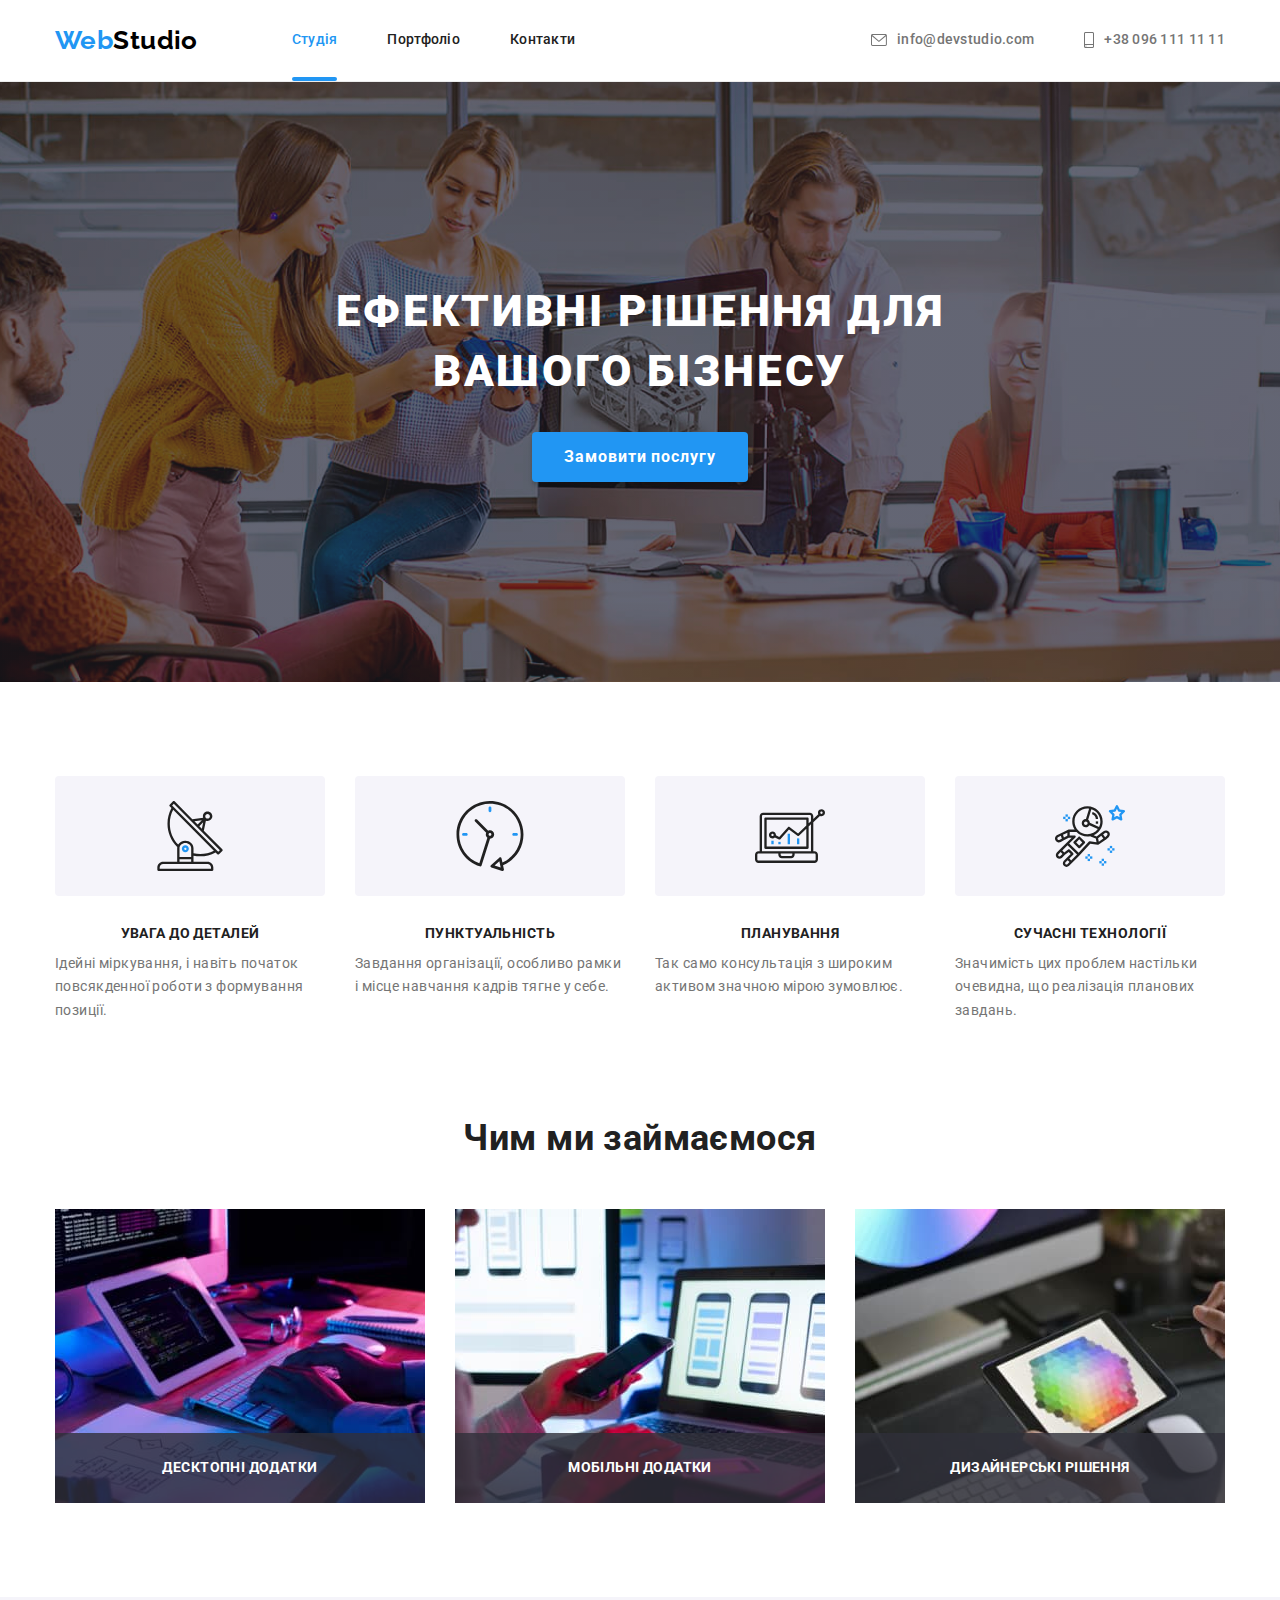
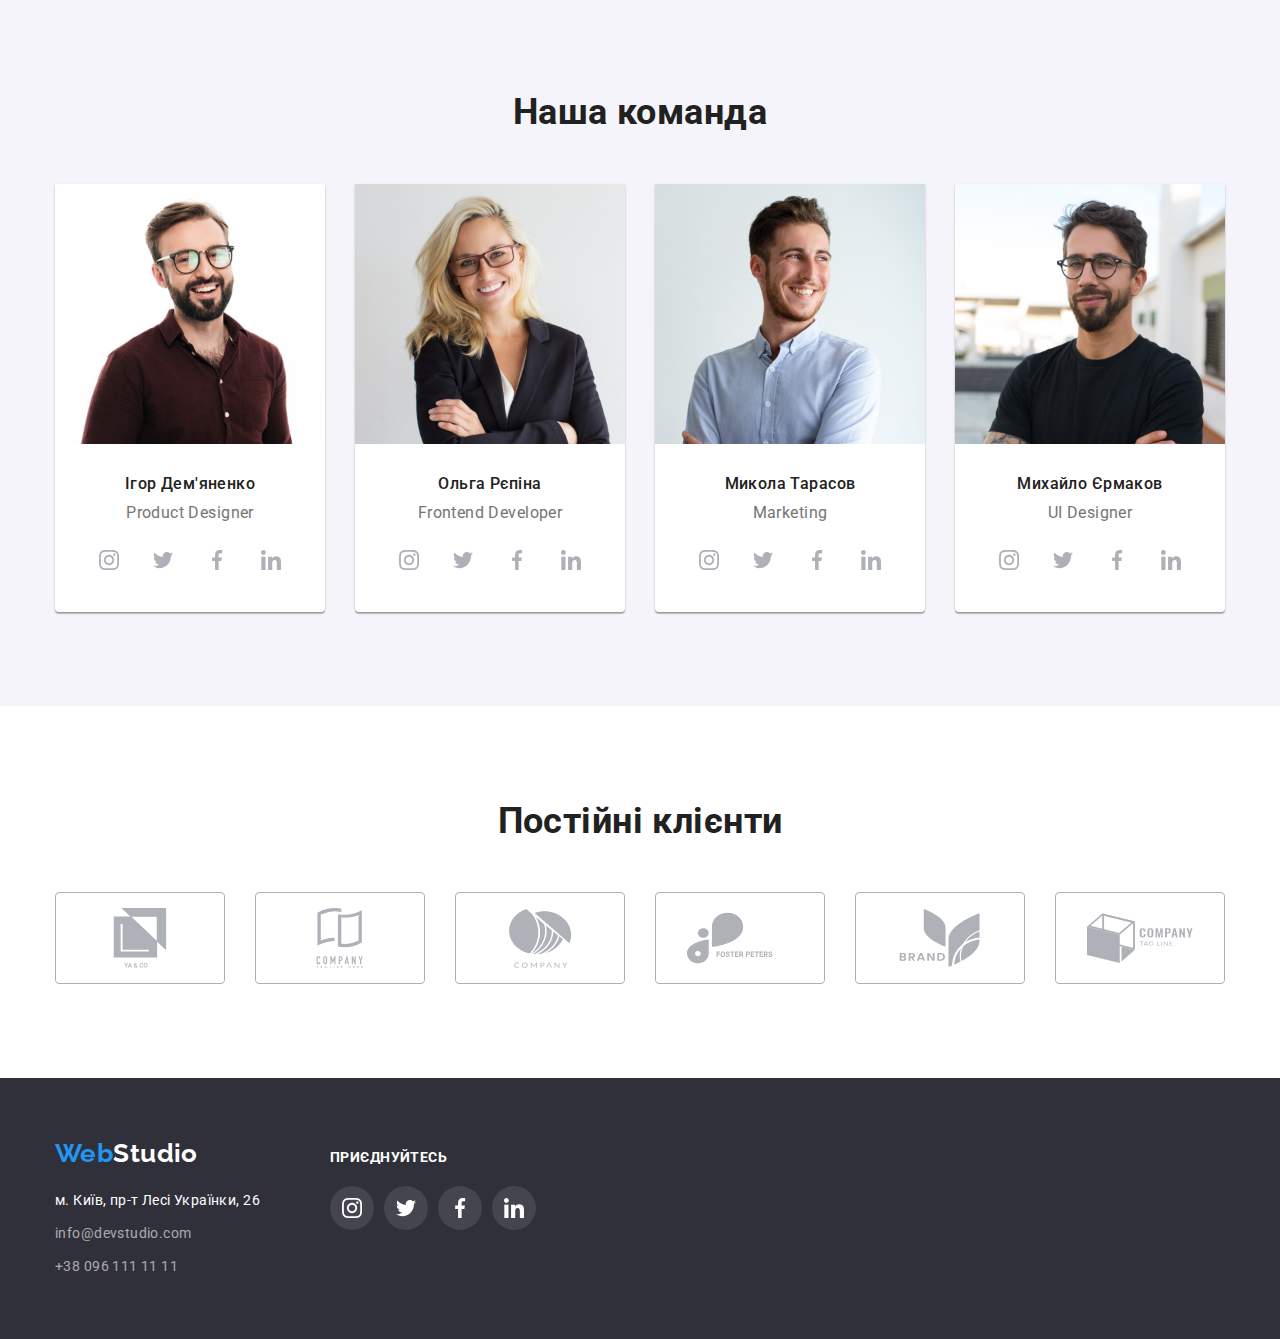
<file: index.html>
<!DOCTYPE html>
<html lang="uk">
  <head>
    <meta charset="UTF-8" />
    <meta http-equiv="X-UA-Compatible" content="IE=edge" />
    <meta name="viewport" content="width=device-width, initial-scale=1.0" />
    <title>WebStudio</title>
    <link
      href="https://fonts.googleapis.com/css2?family=Raleway:wght@700&family=Roboto:wght@400;500;700;900&display=swap"
      rel="stylesheet"
    />
    <link
      rel="stylesheet"
      href="https://cdnjs.cloudflare.com/ajax/libs/modern-normalize/1.1.0/modern-normalize.css"
      integrity="sha512-Y0MM+V6ymRKN2zStTqzQ227DWhhp4Mzdo6gnlRnuaNCbc+YN/ZH0sBCLTM4M0oSy9c9VKiCvd4Jk44aCLrNS5Q=="
      crossorigin="anonymous"
      referrerpolicy="no-referrer"
    />
    <link rel="stylesheet" href="./styles/styles.css" />
  </head>
  <body>
    <!-- Site-header -->

    <header class="top">
      <div class="container">
        <nav class="nav">
          <a class="logo link" href="./index.html"
            >Web<span class="top-logo-studio">Studio</span></a
          >
          <ul class="nav-list list">
            <li class="nav-list-item">
              <a class="nav-link link current" href="./index.html">Студія</a>
            </li>
            <li class="nav-list-item">
              <a class="nav-link link" href="./portfolio.html">Портфоліо</a>
            </li>
            <li class="nav-list-item">
              <a class="nav-link link" href="">Контакти</a>
            </li>
          </ul>
        </nav>
        <ul class="contact-list list">
          <li class="contact-list-item">
            <a class="contact-link link" href="mailto:info@devstudi.com">
              <svg class="icon-envelope" width="16px" height="12px">
                <use href="./images/sprite.svg#icon-envelope"></use>
              </svg>
              info@devstudio.com</a
            >
          </li>
          <li class="contact-list-item">
            <a class="contact-link link" href="tel:80961111111">
              <svg class="icon-smartphone" width="10px" height="16px">
                <use href="./images/sprite.svg#icon-smartphone"></use>
              </svg>
              +38 096 111 11 11</a
            >
          </li>
        </ul>
      </div>
    </header>

    <main>
      <!-- hero -->

      <section class="hero section">
        <div class="container">
          <h1 class="hero-title">Ефективні рішення для вашого бізнесу</h1>
          <button class="hero-button-modal" data-modal-open>
            Замовити послугу
          </button>
        </div>
      </section>

      <!-- Features -->

      <section class="features section">
        <div class="container">
          <h2 class="visually-hidden">Наші переваги</h2>
          <ul class="features-list list">
            <li class="features-list-item">
              <div class="icon-thumb">
                <svg class="features-icon" width="70px" height="70px">
                  <use href="./images/sprite.svg#icon-antenna"></use>
                </svg>
              </div>

              <h3 class="features-title">Увага до деталей</h3>
              <p class="features-text">
                Ідейні міркування, і навіть початок повсякденної роботи з
                формування позиції.
              </p>
            </li>
            <li class="features-list-item">
              <div class="icon-thumb">
                <svg class="features-icon" width="70px" height="70px">
                  <use href="./images/sprite.svg#icon-clock"></use>
                </svg>
              </div>
              <h3 class="features-title">Пунктуальність</h3>
              <p class="features-text">
                Завдання організації, особливо рамки і місце навчання кадрів
                тягне у себе.
              </p>
            </li>
            <li class="features-list-item">
              <div class="icon-thumb">
                <svg class="features-icon" width="70px" height="70px">
                  <use href="./images/sprite.svg#icon-diagram"></use>
                </svg>
              </div>
              <h3 class="features-title">Планування</h3>
              <p class="features-text">
                Так само консультація з широким активом значною мірою зумовлює.
              </p>
            </li>
            <li class="features-list-item">
              <div class="icon-thumb">
                <svg class="features-icon" width="70px" height="70px">
                  <use href="./images/sprite.svg#icon-astronaut"></use>
                </svg>
              </div>
              <h3 class="features-title">Сучасні технології</h3>
              <p class="features-text">
                Значимість цих проблем настільки очевидна, що реалізація
                планових завдань.
              </p>
            </li>
          </ul>
        </div>
      </section>

      <!-- What are we doing -->

      <section class="work section">
        <div class="container">
          <h2 class="section-title">Чим ми займаємося</h2>
          <ul class="work-list list">
            <li class="work-list-item">
              <div class="picture-work-thumb">
                <img
                  class="picture"
                  src="./images/box1.jpg"
                  alt="Розробка сайтів"
                  width="370"
                  height="294"
                />
                <h2 class="work-text">Десктопні додатки</h2>
              </div>
            </li>
            <li class="work-list-item">
              <div class="picture-work-thumb">
                <img
                  class="picture"
                  src="./images/box2.jpg"
                  alt="Створення мобільних версій сайтів"
                  width="370"
                  height="294"
                />
                <h2 class="work-text">Мобільні додатки</h2>
              </div>
            </li>
            <li class="work-list-item">
              <div class="picture-work-thumb">
                <img
                  class="picture"
                  src="./images/box3.jpg"
                  alt="Розробка дизайну"
                  width="370"
                  height="294"
                />
                <h2 class="work-text">Дизайнерські рішення</h2>
              </div>
            </li>
          </ul>
        </div>
      </section>

      <!-- our team -->

      <section class="team section">
        <div class="container">
          <h2 class="section-title">Наша команда</h2>
          <ul class="team-list list">
            <li class="team-list-item">
              <img
                class="picture"
                src="./images/img8.jpg"
                alt="Ігор Дем'яненко"
                width="270"
                height="260"
              />
              <div class="card-description">
                <h3 class="team-title">Ігор Дем'яненко</h3>
                <p class="team-text">Product Designer</p>
                <ul class="social-links-list list">
                  <li class="social-list-item">
                    <a href="#" class="social-link link">
                      <svg class="social-icon" width="20px" height="20px">
                        <use href="./images/sprite.svg#icon-instagram"></use>
                      </svg>
                    </a>
                  </li>
                  <li class="social-list-item">
                    <a href="" class="social-link link">
                      <svg class="social-icon" width="20px" height="20px">
                        <use href="./images/sprite.svg#icon-twitter"></use>
                      </svg>
                    </a>
                  </li>
                  <li class="social-list-item">
                    <a href="" class="social-link link">
                      <svg class="social-icon" width="20px" height="20px">
                        <use href="./images/sprite.svg#icon-f"></use>
                      </svg>
                    </a>
                  </li>
                  <li class="social-list-item">
                    <a href="" class="social-link link">
                      <svg class="social-icon" width="20px" height="20px">
                        <use href="./images/sprite.svg#icon-linkedin"></use>
                      </svg>
                    </a>
                  </li>
                </ul>
              </div>
            </li>
            <li class="team-list-item">
              <img
                class="picture"
                src="./images/img9.jpg"
                alt="Ольга Рєпіна"
                width="270"
                height="260"
              />
              <div class="card-description">
                <h3 class="team-title">Ольга Рєпіна</h3>
                <p class="team-text">Frontend Developer</p>
                <ul class="social-links-list list">
                  <li class="social-list-item">
                    <a href="#" class="social-link link">
                      <svg class="social-icon" width="20px" height="20px">
                        <use href="./images/sprite.svg#icon-instagram"></use>
                      </svg>
                    </a>
                  </li>
                  <li class="social-list-item">
                    <a href="" class="social-link link">
                      <svg class="social-icon" width="20px" height="20px">
                        <use href="./images/sprite.svg#icon-twitter"></use>
                      </svg>
                    </a>
                  </li>
                  <li class="social-list-item">
                    <a href="" class="social-link link">
                      <svg class="social-icon" width="20px" height="20px">
                        <use href="./images/sprite.svg#icon-f"></use>
                      </svg>
                    </a>
                  </li>
                  <li class="social-list-item">
                    <a href="" class="social-link link">
                      <svg class="social-icon" width="20px" height="20px">
                        <use href="./images/sprite.svg#icon-linkedin"></use>
                      </svg>
                    </a>
                  </li>
                </ul>
              </div>
            </li>
            <li class="team-list-item">
              <img
                class="picture"
                src="./images/img10.jpg"
                alt="Микола Тарасов"
                width="270"
                height="260"
              />
              <div class="card-description">
                <h3 class="team-title">Микола Тарасов</h3>
                <p class="team-text">Marketing</p>
                <ul class="social-links-list list">
                  <li class="social-list-item">
                    <a href="#" class="social-link link">
                      <svg class="social-icon" width="20px" height="20px">
                        <use href="./images/sprite.svg#icon-instagram"></use>
                      </svg>
                    </a>
                  </li>
                  <li class="social-list-item">
                    <a href="" class="social-link link">
                      <svg class="social-icon" width="20px" height="20px">
                        <use href="./images/sprite.svg#icon-twitter"></use>
                      </svg>
                    </a>
                  </li>
                  <li class="social-list-item">
                    <a href="" class="social-link link">
                      <svg class="social-icon" width="20px" height="20px">
                        <use href="./images/sprite.svg#icon-f"></use>
                      </svg>
                    </a>
                  </li>
                  <li class="social-list-item">
                    <a href="" class="social-link link">
                      <svg class="social-icon" width="20px" height="20px">
                        <use href="./images/sprite.svg#icon-linkedin"></use>
                      </svg>
                    </a>
                  </li>
                </ul>
              </div>
            </li>
            <li class="team-list-item">
              <img
                class="picture"
                src="./images/img11.jpg"
                alt="Михайло Єрмаков"
                width="270"
                height="260"
              />
              <div class="card-description">
                <h3 class="team-title">Михайло Єрмаков</h3>
                <p class="team-text">UI Designer</p>
                <ul class="social-links-list list">
                  <li class="social-list-item">
                    <a href="#" class="social-link link">
                      <svg class="social-icon" width="20px" height="20px">
                        <use href="./images/sprite.svg#icon-instagram"></use>
                      </svg>
                    </a>
                  </li>
                  <li class="social-list-item">
                    <a href="" class="social-link link">
                      <svg class="social-icon" width="20px" height="20px">
                        <use href="./images/sprite.svg#icon-twitter"></use>
                      </svg>
                    </a>
                  </li>
                  <li class="social-list-item">
                    <a href="" class="social-link link">
                      <svg class="social-icon" width="20px" height="20px">
                        <use href="./images/sprite.svg#icon-f"></use>
                      </svg>
                    </a>
                  </li>
                  <li class="social-list-item">
                    <a href="" class="social-link link">
                      <svg class="social-icon" width="20px" height="20px">
                        <use href="./images/sprite.svg#icon-linkedin"></use>
                      </svg>
                    </a>
                  </li>
                </ul>
              </div>
            </li>
          </ul>
        </div>
      </section>
      <!-- Clients -->

      <section class="clients section">
        <div class="container">
          <h2 class="clients-title">Постійні клієнти</h2>
          <ul class="clients-list list">
            <li class="client-list-item">
              <a href="" class="client-link link">
                <svg class="client-icon" width="106px" height="60px">
                  <use href="./images/sprite.svg#icon-group1"></use>
                </svg>
              </a>
            </li>
            <li class="client-list-item">
              <a href="" class="client-link link">
                <svg class="client-icon" width="106px" height="60px">
                  <use href="./images/sprite.svg#icon-group2"></use>
                </svg>
              </a>
            </li>
            <li class="client-list-item">
              <a href="" class="client-link link">
                <svg class="client-icon" width="106px" height="60px">
                  <use href="./images/sprite.svg#icon-group3"></use>
                </svg>
              </a>
            </li>
            <li class="client-list-item">
              <a href="" class="client-link link">
                <svg class="client-icon" width="106px" height="60px">
                  <use href="./images/sprite.svg#icon-group4"></use>
                </svg>
              </a>
            </li>
            <li class="client-list-item">
              <a href="" class="client-link link">
                <svg class="client-icon" width="106px" height="60px">
                  <use href="./images/sprite.svg#icon-group5"></use>
                </svg>
              </a>
            </li>
            <li class="client-list-item">
              <a href="" class="client-link link">
                <svg class="client-icon" width="106px" height="60px">
                  <use href="./images/sprite.svg#icon-group6"></use>
                </svg>
              </a>
            </li>
          </ul>
        </div>
      </section>
      <!-- Modal-window -->

      <div class="backdrop is-hidden" data-modal>
        <div class="modal">
          <button class="btn-close-modal" data-modal-close>
            <svg class="close-icon" width="18px" height="18px">
              <use href="./images/sprite.svg#icon-modal-close"></use>
            </svg>
          </button>
        </div>
      </div>
    </main>

    <!--Footer -->
    <footer class="footer">
      <div class="container">
        <div class="addres-container">
          <a class="logo link" href="./index.html"
            >Web<span class="footer-logo-studio">Studio</span></a
          >
          <address>
            <ul class="address-contact list">
              <li class="address-list-item">
                <a
                  class="address-link link"
                  href="https://goo.gl/maps/CPtrU1FHBa2aNyZL9"
                  target="_blank"
                  rel="noopener noreferrer nofollow"
                  >м. Київ, пр-т Лесі Українки, 26</a
                >
              </li>
              <li class="address-list-item">
                <a class="contact-link link" href="mailto::info@devstudio.com"
                  >info@devstudio.com</a
                >
              </li>
              <li class="address-list-item">
                <a class="contact-link link" href="tel:380961111111"
                  >+38 096 111 11 11</a
                >
              </li>
            </ul>
          </address>
        </div>
        <div class="join">
          <h2 class="join-title">Приєднуйтесь</h2>
          <ul class="social-links-list list">
            <li class="social-list-item">
              <a href="#" class="social-link link">
                <svg class="social-icon footer-icon" width="20px" height="20px">
                  <use href="./images/sprite.svg#icon-instagram"></use>
                </svg>
              </a>
            </li>
            <li class="social-list-item">
              <a href="" class="social-link link">
                <svg class="social-icon footer-icon" width="20px" height="20px">
                  <use href="./images/sprite.svg#icon-twitter"></use>
                </svg>
              </a>
            </li>
            <li class="social-list-item">
              <a href="" class="social-link link">
                <svg class="social-icon footer-icon" width="20px" height="20px">
                  <use href="./images/sprite.svg#icon-f"></use>
                </svg>
              </a>
            </li>
            <li class="social-list-item">
              <a href="" class="social-link link">
                <svg class="social-icon footer-icon" width="20px" height="20px">
                  <use href="./images/sprite.svg#icon-linkedin"></use>
                </svg>
              </a>
            </li>
          </ul>
        </div>
      </div>
    </footer>
    <!-- script-modal-window -->
    <script src="./js/modal.js"></script>
  </body>
</html>
</file>
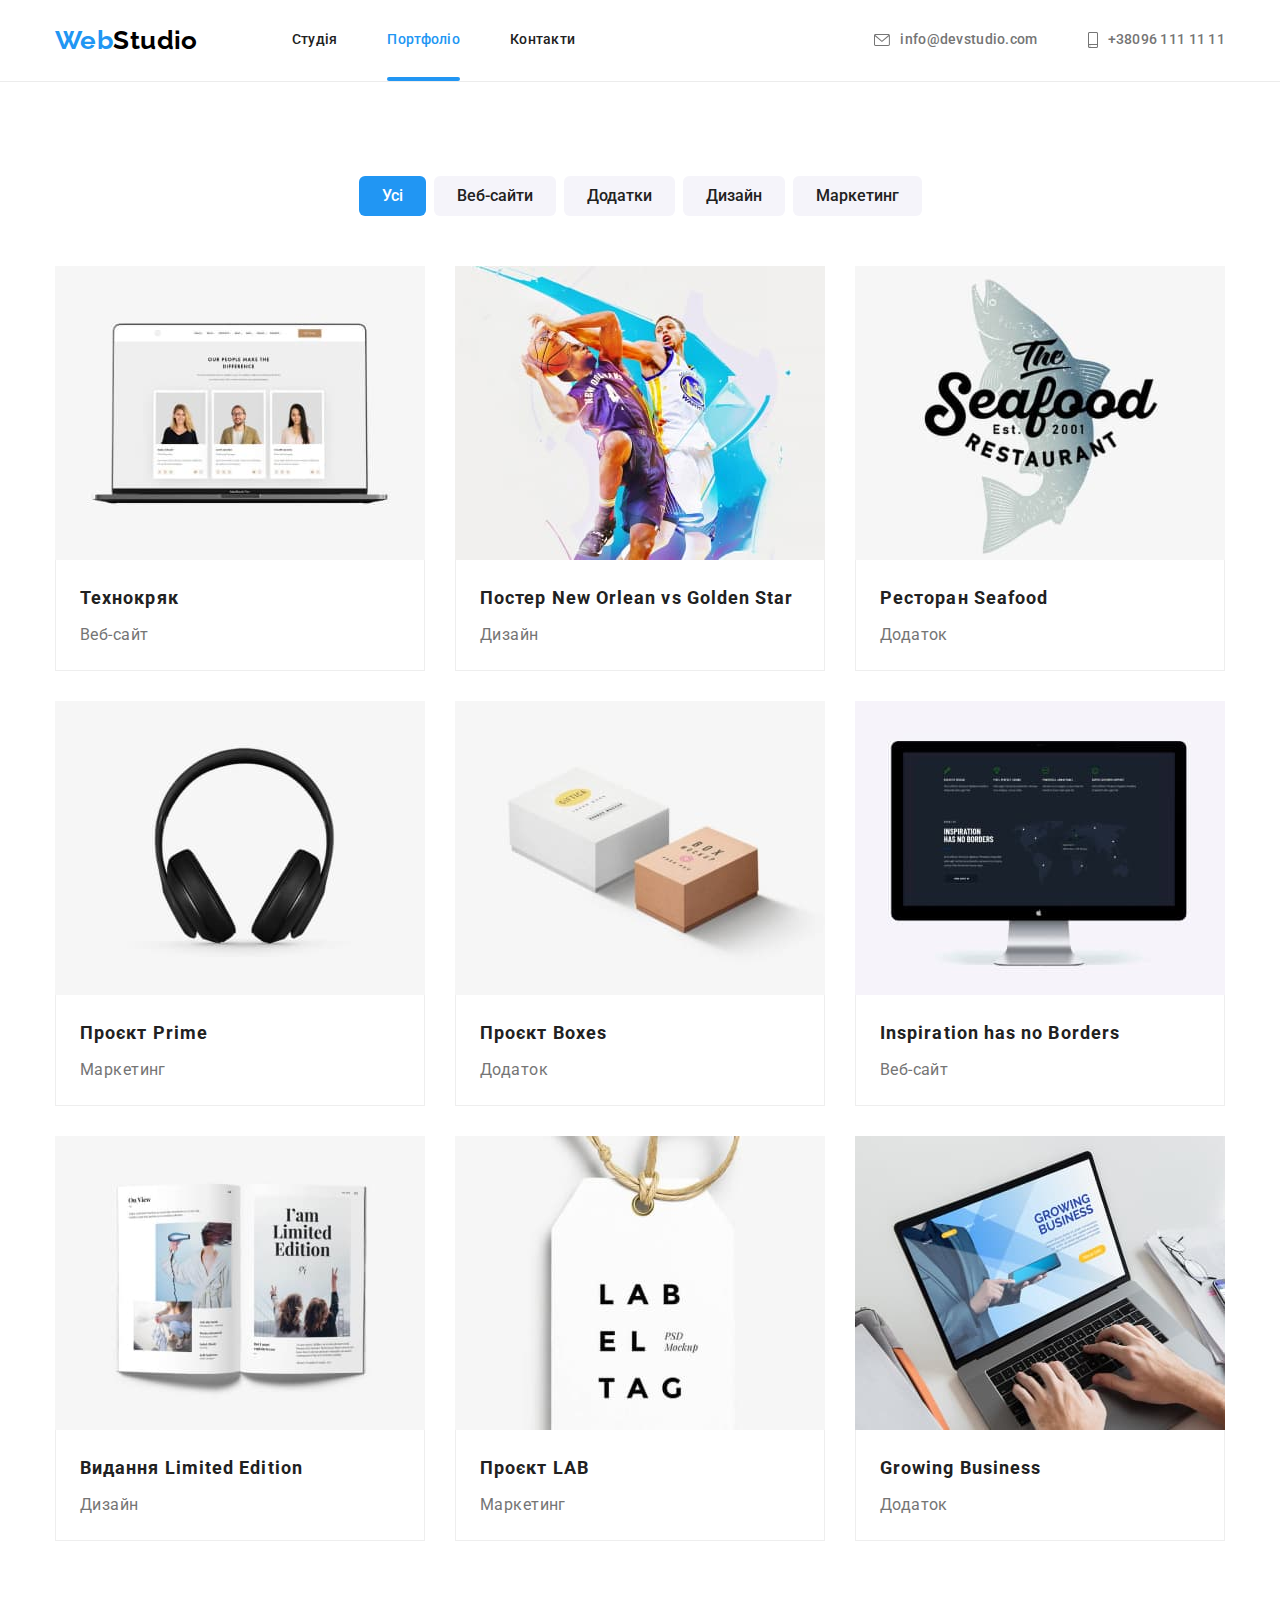
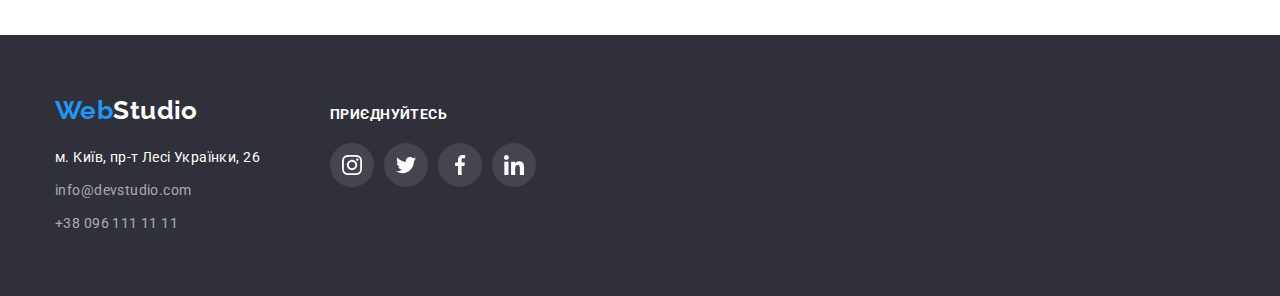
<file: portfolio.html>
<!DOCTYPE html>
<html lang="uk">
  <head>
    <meta charset="UTF-8" />
    <meta http-equiv="X-UA-Compatible" content="IE=edge" />
    <meta name="viewport" content="width=device-width, initial-scale=1.0" />
    <title>Portfolio</title>
    <link
      href="https://fonts.googleapis.com/css2?family=Raleway:wght@700&family=Roboto:wght@400;500;700;900&display=swap"
      rel="stylesheet"
    />
    <link
      rel="stylesheet"
      href="https://cdnjs.cloudflare.com/ajax/libs/modern-normalize/1.1.0/modern-normalize.css"
      integrity="sha512-Y0MM+V6ymRKN2zStTqzQ227DWhhp4Mzdo6gnlRnuaNCbc+YN/ZH0sBCLTM4M0oSy9c9VKiCvd4Jk44aCLrNS5Q=="
      crossorigin="anonymous"
      referrerpolicy="no-referrer"
    />
    <link rel="stylesheet" href="./styles/styles.css" />
  </head>
  <body>
    <!-- Site header -->

    <header class="top portfolio-header">
      <div class="container">
        <nav class="nav">
          <a class="logo" href="./index.html"
            >Web<span class="top-logo-studio">Studio</span></a
          >
          <ul class="nav-list list">
            <li class="nav-list-item">
              <a class="nav-link link" href="./index.html">Студія</a>
            </li>
            <li class="nav-list-item">
              <a class="nav-link link current" href="./portfolio.html"
                >Портфоліо</a
              >
            </li>
            <li class="nav-list-item">
              <a class="nav-link link" href="">Контакти</a>
            </li>
          </ul>
        </nav>
        <ul class="contact-list list">
          <li class="contact-list-item">
            <a class="contact-link link" href="mailto:info@devstudi.com"
              ><svg class="icon-envelope" width="16px" height="12px">
                <use href="./images/sprite.svg#icon-envelope"></use>
              </svg>
              info@devstudio.com</a
            >
          </li>
          <li class="contact-list-item">
            <a class="contact-link link" href="tel:80961111111"
              ><svg class="icon-smartphone" width="10px" height="16px">
                <use href="./images/sprite.svg#icon-smartphone"></use>
              </svg>
              +38096 111 11 11</a
            >
          </li>
        </ul>
      </div>
    </header>

    <!-- Samples of workт -->

    <main>
      <section class="portfolio section">
        <h1 class="visually-hidden">Портфоліо</h1>

        <!-- Filters -->

        <div class="container filters examples">
          <ul class="filters-list list">
            <li class="filters-item">
              <button class="btn-filter current" type="button">Усі</button>
            </li>
            <li class="filters-item">
              <button class="btn-filter" type="button">Веб-сайти</button>
            </li>
            <li class="filters-item">
              <button class="btn-filter" type="button">Додатки</button>
            </li>
            <li class="filters-item">
              <button class="btn-filter" type="button">Дизайн</button>
            </li>
            <li class="filters-item">
              <button class="btn-filter" type="button">Маркетинг</button>
            </li>
          </ul>

          <!-- Examples of work -->

          <ul class="list examples-list">
            <li class="examples-list-item">
              <a class="example-link link" href="">
                <div class="example-img">
                  <img
                    src="./images/portfolio/portfjlio-1.jpg"
                    alt="Ноутбук з відкритим сайтом"
                    width="370"
                    height="294"
                  />
                  <p class="example-description overlay">
                    Ресурс пропонує комплексні пропозиції з різним рівнем
                    функціоналу та сервісів. Все це дозволить відвідувачу
                    отримати вичерпні відомості про компанію чи приватну особу.
                  </p>
                </div>
                <div class="card-description">
                  <h3 class="portfolio-title">Технокряк</h3>
                  <p class="portfolio-text">Веб-сайт</p>
                </div>
              </a>
            </li>
            <li class="examples-list-item">
              <a class="example-link link" href="">
                <div class="example-img">
                  <img
                    src="./images/portfolio/portfjlio-2.jpg"
                    alt="Баскетболісти з м'ячем"
                    width="370"
                    height="294"
                  />
                  <p class="example-description overlay">
                    Ресурс пропонує комплексні пропозиції з різним рівнем
                    функціоналу та сервісів. Все це дозволить відвідувачу
                    отримати вичерпні відомості про компанію чи приватну особу.
                  </p>
                </div>
                <div class="card-description">
                  <h3 class="portfolio-title">
                    Постер New Orlean vs Golden Star
                  </h3>
                  <p class="portfolio-text">Дизайн</p>
                </div>
              </a>
            </li>
            <li class="examples-list-item">
              <a class="example-link link" href="">
                <div class="example-img">
                  <img
                    src="./images/portfolio/portfjlio-3.jpg"
                    alt="Логотип ресторану"
                    width="370"
                    height="294"
                  />
                  <p class="example-description overlay">
                    Ресурс пропонує комплексні пропозиції з різним рівнем
                    функціоналу та сервісів. Все це дозволить відвідувачу
                    отримати вичерпні відомості про компанію чи приватну особу.
                  </p>
                </div>
                <div class="card-description">
                  <h3 class="portfolio-title">Ресторан Seafood</h3>
                  <p class="portfolio-text">Додаток</p>
                </div>
              </a>
            </li>
            <li class="examples-list-item">
              <a class="example-link link" href="">
                <div class="example-img">
                  <img
                    src="./images/portfolio/portfjlio-4.jpg"
                    alt="Навушники"
                    width="370"
                    height="294"
                  />
                  <p class="example-description overlay">
                    Ресурс пропонує комплексні пропозиції з різним рівнем
                    функціоналу та сервісів. Все це дозволить відвідувачу
                    отримати вичерпні відомості про компанію чи приватну особу.
                  </p>
                </div>
                <div class="card-description">
                  <h3 class="portfolio-title">Проєкт Prime</h3>
                  <p class="portfolio-text">Маркетинг</p>
                </div>
              </a>
            </li>
            <li class="examples-list-item">
              <a class="example-link link" href="">
                <div class="example-img">
                  <img
                    src="./images/portfolio/portfjlio-5.jpg"
                    alt="Картонні коробки"
                    width="370"
                    height="294"
                  />
                  <p class="example-description overlay">
                    Ресурс пропонує комплексні пропозиції з різним рівнем
                    функціоналу та сервісів. Все це дозволить відвідувачу
                    отримати вичерпні відомості про компанію чи приватну особу.
                  </p>
                </div>
                <div class="card-description">
                  <h3 class="portfolio-title">Проєкт Boxes</h3>
                  <p class="portfolio-text">Додаток</p>
                </div>
              </a>
            </li>
            <li class="examples-list-item">
              <a class="example-link link" href="">
                <div class="example-img">
                  <img
                    src="./images/portfolio/portfjlio-6.jpg"
                    alt="Монітор із відкритим сайтом"
                    width="370"
                    height="294"
                  />
                  <p class="example-description overlay">
                    Ресурс пропонує комплексні пропозиції з різним рівнем
                    функціоналу та сервісів. Все це дозволить відвідувачу
                    отримати вичерпні відомості про компанію чи приватну особу.
                  </p>
                </div>
                <div class="card-description">
                  <h3 class="portfolio-title">Inspiration has no Borders</h3>
                  <p class="portfolio-text">Веб-сайт</p>
                </div>
              </a>
            </li>
            <li class="examples-list-item">
              <a class="example-link link" href="">
                <div class="example-img">
                  <img
                    src="./images/portfolio/portfjlio-7.jpg"
                    alt="Відкрита книга"
                    width="370"
                    height="294"
                  />
                  <p class="example-description overlay">
                    Ресурс пропонує комплексні пропозиції з різним рівнем
                    функціоналу та сервісів. Все це дозволить відвідувачу
                    отримати вичерпні відомості про компанію чи приватну особу.
                  </p>
                </div>
                <div class="card-description">
                  <h3 class="portfolio-title">Видання Limited Edition</h3>
                  <p class="portfolio-text">Дизайн</p>
                </div>
              </a>
            </li>
            <li class="examples-list-item">
              <a class="example-link link" href="">
                <div class="example-img">
                  <img
                    src="./images/portfolio/portfjlio-8.jpg"
                    alt="Маркувальна бірка"
                    width="370"
                    height="294"
                  />
                  <p class="example-description overlay">
                    Ресурс пропонує комплексні пропозиції з різним рівнем
                    функціоналу та сервісів. Все це дозволить відвідувачу
                    отримати вичерпні відомості про компанію чи приватну особу.
                  </p>
                </div>
                <div class="card-description">
                  <h3 class="portfolio-title">Проєкт LAB</h3>
                  <p class="portfolio-text">Маркетинг</p>
                </div>
              </a>
            </li>
            <li class="examples-list-item">
              <a class="example-link link" href="">
                <div class="example-img">
                  <img
                    src="./images/portfolio/portfjlio-9.jpg"
                    alt="Робота з ноутбуком"
                    width="370"
                    height="294"
                  />
                  <p class="example-description overlay">
                    Ресурс пропонує комплексні пропозиції з різним рівнем
                    функціоналу та сервісів. Все це дозволить відвідувачу
                    отримати вичерпні відомості про компанію чи приватну особу.
                  </p>
                </div>
                <div class="card-description">
                  <h3 class="portfolio-title">Growing Business</h3>
                  <p class="portfolio-text">Додаток</p>
                </div>
              </a>
            </li>
          </ul>
        </div>
      </section>
    </main>

    <!-- Footer -->
    <footer class="footer">
      <div class="container">
        <div class="addres-container">
          <a class="logo link" href="./index.html"
            >Web<span class="footer-logo-studio">Studio</span></a
          >
          <address>
            <ul class="address-contact list">
              <li class="address-list-item">
                <a
                  class="address-link link"
                  href="https://goo.gl/maps/CPtrU1FHBa2aNyZL9"
                  target="_blank"
                  rel="noopener noreferrer nofollow"
                  >м. Київ, пр-т Лесі Українки, 26</a
                >
              </li>
              <li class="address-list-item">
                <a class="contact-link link" href="mailto::info@devstudio.com"
                  >info@devstudio.com</a
                >
              </li>
              <li class="address-list-item">
                <a class="contact-link link" href="tel:380961111111"
                  >+38 096 111 11 11</a
                >
              </li>
            </ul>
          </address>
        </div>
        <div class="join">
          <h2 class="join-title">Приєднуйтесь</h2>
          <ul class="social-links-list list">
            <li class="social-list-item">
              <a href="#" class="social-link link">
                <svg class="social-icon footer-icon" width="20px" height="20px">
                  <use href="./images/sprite.svg#icon-instagram"></use>
                </svg>
              </a>
            </li>
            <li class="social-list-item">
              <a href="" class="social-link link">
                <svg class="social-icon footer-icon" width="20px" height="20px">
                  <use href="./images/sprite.svg#icon-twitter"></use>
                </svg>
              </a>
            </li>
            <li class="social-list-item">
              <a href="" class="social-link link">
                <svg class="social-icon footer-icon" width="20px" height="20px">
                  <use href="./images/sprite.svg#icon-f"></use>
                </svg>
              </a>
            </li>
            <li class="social-list-item">
              <a href="" class="social-link link">
                <svg class="social-icon footer-icon" width="20px" height="20px">
                  <use href="./images/sprite.svg#icon-linkedin"></use>
                </svg>
              </a>
            </li>
          </ul>
        </div>
      </div>
    </footer>
  </body>
</html>
</file>
<file: styles/styles.css>
:root {
  --accent-color: #2196f3;
  --header-logo-studio-color: #000000;
  --footer-logo-studio-color: #ffffff;

  --primary-text-color: #757575;
  --secondary-text-color: #ffffff;

  --nav-link-text-color: #212121;

  --primary-title-color: #212121;
  --secondary-title-color: #ffffff;

  --icons-color: #afb1b8;

  --bg-site-color: #f5f5f5;
  --bg-footer-color: #2f303a;
  --bg-hero-color: #c4c4c4;
  --bg-features-icon-color: #f5f4fa;
  --bg-team-section-color: #f5f4fa;
  --bg-team-card-color: #ffffff;

  --footer-contacts-color: rgba(255, 255, 255, 0.6);

  --team-font-size: 16px;
  --portfolio-text-font-size: 16px;
  --portfolio-title-font-size: 18px;
  --section-title-font-size: 36px;

  --portfolio-btn-bgcolor: #f5f4fa;
  --transition-time: 250ms cubic-bezier(0.4, 0, 0.2, 1);
}

/* reset */
html {
  box-sizing: border-box;
}
*,
*::after,
*::before {
  box-sizing: inherit;
}
body {
  color: var(--primary-text-color);

  font-family: "Roboto", sans-serif;
  font-size: 14px;
  letter-spacing: 0.03em;
}

img {
  display: block;
  max-width: 100%;
  height: auto;
}

h1,
h2,
h3,
h4,
p {
  margin-top: 0;
  margin-bottom: 0;
}

.section {
  padding-top: 94px;
  padding-bottom: 94px;
}

.container {
  margin: 0 auto;
  width: 1200px;
  padding: 0 15px;
}

.list {
  margin-top: 0;
  margin-bottom: 0;
  padding-left: 0;

  list-style: none;
}
.link {
  text-decoration: none;
  color: var(--primary-text-color);
}
/* Site-header */

.top {
  border-bottom: 1px solid #ececec;
}

.top .container {
  display: flex;
  align-items: center;
}

.nav {
  display: flex;
  align-items: center;
}

.top .logo {
  padding-top: 25px;
  padding-bottom: 25px;
  margin-right: 94px;
}

.logo {
  display: inline-block;

  font-family: Raleway;
  font-weight: 700;
  font-size: 26px;
  line-height: 1.19;
  text-decoration: none;

  color: var(--accent-color);
}

.top-logo-studio {
  color: var(--header-logo-studio-color);
}

.nav-list {
  display: flex;
  gap: 50px;
}

.nav-link {
  padding-top: 32px;
  padding-bottom: 32px;
  color: var(--nav-link-text-color);
  transition: color var(--transition-time);
}
.nav-link.current {
  color: var(--accent-color);
  position: relative;
}
.nav-link.current::after {
  position: absolute;
  left: 0;
  bottom: -1px;
  content: "";
  display: block;
  height: 4px;
  width: 100%;
  border-radius: 2px;
  background-color: var(--accent-color);
}

.contact-list {
  display: flex;
  margin-left: auto;
  column-gap: 50px;
}

.top .contact-link {
  align-items: center;
  padding-top: 32px;
  padding-bottom: 32px;
  transition: color var(--transition-time);
  color: var(--primary-text-color);
}

.nav-link,
.top .contact-link {
  display: flex;
  align-items: center;
  justify-content: center;
  font-weight: 500;
  line-height: 1.14;
  letter-spacing: 0.02em;
}
.icon-envelope,
.icon-smartphone {
  fill: currentColor;
  margin-right: 10px;
}

.icon-envelope:hover,
.icon-smartphone:hover {
  fill: currentColor;
}

.features.section {
  padding-top: 94px;
}

/* hero */

.hero {
  text-align: center;
  padding-top: 200px;
  padding-bottom: 200px;
  max-width: 1600px;
  margin-right: auto;
  margin-left: auto;

  background-image: linear-gradient(
      rgba(47, 48, 58, 0.4),
      rgba(47, 48, 58, 0.4)
    ),
    url("../studio.png");
  background-color: var(--bg-hero-color);
  background-repeat: no-repeat;
  background-position: center;
  background-size: cover;
}

.hero-title {
  width: 696px;
  margin-right: auto;
  margin-left: auto;
  margin-bottom: 30px;

  font-weight: 900;
  font-size: 44px;
  line-height: 1.36;
  letter-spacing: 0.06em;
  text-transform: uppercase;

  color: var(--secondary-title-color);
}

.hero-button-modal {
  font-family: inherit;
  font-weight: 700;
  font-size: 16px;
  line-height: 1.88;
  letter-spacing: 0.06em;
  width: 216px;
  height: 50px;
  box-shadow: 0px 4px 4px rgba(0, 0, 0, 0.15);
  border-radius: 4px;
  border-color: transparent;

  color: var(--secondary-title-color);
  background: var(--accent-color);
  transition: var(--transition-time);
  cursor: pointer;
}

.hero-button-modal:active {
  background-color: #188ce8;
}
.hero-button-modal:focus,
.hero-button-modal:hover {
  background-color: #188ce8;
}
/* Modal-window */

.backdrop {
  position: fixed;
  top: 0;
  left: 0;
  width: 100%;
  height: 100%;

  background-color: rgba(0, 0, 0, 0.2);

  transition: opacity 350ms cubic-bezier(0.4, 0, 0.2, 1),
    visibility 350ms cubic-bezier(0.4, 0, 0.2, 1),
    transform 350ms cubic-bezier(0.4, 0, 0.2, 1);
}

.modal {
  position: absolute;
  left: 50%;
  top: 50%;
  transform: translate(-50%, -50%);

  width: 528px;
  height: 582px;

  background: #ffffff;
  border-radius: 4px;
  box-shadow: 0px 1px 3px rgba(0, 0, 0, 0.12), 0px 1px 1px rgba(0, 0, 0, 0.14),
    0px 2px 1px rgba(0, 0, 0, 0.2);
}

.btn-close-modal {
  position: absolute;
  right: 8px;
  top: 8px;

  width: 30px;
  height: 30px;

  display: flex;
  justify-content: center;
  align-items: center;

  background: #ffffff;
  border: 1px solid rgba(0, 0, 0, 0.1);
  border-radius: 50%;
}

.is-hidden {
  visibility: hidden;
  opacity: 0;
  pointer-events: none;
  transform: scale(0, 0);
}

/* Features */

.features-list {
  display: flex;
}

.features-list-item {
  width: 270px;
  margin-right: 30px;
}

.features-list-item:last-child {
  margin-right: 0;
}

.features-title {
  margin-bottom: 10px;

  font-size: var(--features-font-size);
  line-height: 1.14;
  text-transform: uppercase;
  text-align: center;

  color: var(--primary-title-color);
}

.features-text {
  font-size: var(--features-font-size);
  line-height: 1.71;
}
.icon-thumb {
  display: flex;
  justify-content: center;
  align-items: center;
  height: 120px;
  border-radius: 4px;
  margin-bottom: 30px;
  background-color: var(--bg-features-icon-color);
}

/* What are we doing  */

.section-title {
  color: var(--primary-title-color);

  font-size: var(--section-title-font-size);
  line-height: 1.17;
  text-align: center;
}

.work .section-title {
  margin-bottom: 50px;
}
.work {
  padding-top: 0;
}

.work-list {
  display: flex;
  flex-basis: calc((100% - 60px) / 3);
  column-gap: 30px;
}
.picture-work-thumb {
  position: relative;
}

.work-text {
  position: absolute;
  bottom: 0;
  left: 0;

  width: 370px;
  height: 70px;

  display: flex;
  justify-content: center;
  align-items: center;

  background-color: rgba(47, 48, 58, 0.8);

  font-size: 14px;
  line-height: 1.14;
  text-transform: uppercase;

  color: #ffffff;
}

/*  our team  */

.team {
  text-align: center;
  background-color: var(--bg-team-section-color);
}

.team .section-title {
  padding-top: 0;
  margin-bottom: 50px;
}
.team-list {
  display: flex;
  flex-basis: calc((100% - 90px) / 4);
  column-gap: 30px;
}

.team-list-item {
  background-color: var(--bg-team-card-color);

  box-shadow: 0px 1px 3px rgba(0, 0, 0, 0.12), 0px 1px 1px rgba(0, 0, 0, 0.14),
    0px 2px 1px rgba(0, 0, 0, 0.2);
  border-radius: 0px 0px 4px 4px;
}

.team .card-description {
  padding-top: 30px;
  padding-bottom: 30px;
}

.team-title {
  margin-bottom: 10px;
  font-weight: 500;
  color: var(--primary-title-color);
}

.team-title,
.team-text {
  font-size: var(--team-font-size);
  line-height: 1.19;
}
.team-text {
  margin-bottom: 16px;
}
.social-links-list {
  display: flex;
  justify-content: center;
  column-gap: 10px;
}
.social-link {
  display: flex;
  align-items: center;
  justify-content: center;
  width: 44px;
  height: 44px;
  border-radius: 50%;
  background-color: #ffffff;
  transition: background-color var(--transition-time);
}

.social-link:hover,
.social-link:focus {
  background-color: var(--accent-color);
}

.social-icon {
  fill: var(--icons-color);
  transition: fill var(--transition-time);
}
.social-link:hover .social-icon,
.social-link:focus .social-icon {
  fill: #ffffff;
}

/*Clients*/

.clients-title {
  font-size: 36px;
  line-height: 1.17;
  text-align: center;
  margin-bottom: 50px;

  color: var(--primary-title-color);
}

.clients-list {
  display: flex;
  column-gap: 30px;
}

.client-link {
  display: flex;
  justify-content: center;
  align-items: center;
  width: 170px;
  height: 92px;
  border: 1px solid #afb1b8;
  transition: var(--transition-time);
  border-radius: 4px;
}

.client-link:hover,
.client-link:focus {
  border: 1px solid var(--accent-color);
}

.client-icon {
  fill: var(--icons-color);
  transition: fill var(--transition-time);
}

.client-link:hover .client-icon,
.client-link:focus .client-icon {
  fill: var(--accent-color);
}
/*  Footer */

.footer {
  background-color: var(--bg-footer-color);
  padding-top: 60px;
  padding-bottom: 60px;
}

.footer .container {
  display: flex;
  align-items: baseline;
  column-gap: 70px;
}

.footer .logo {
  margin-bottom: 20px;
}
.footer-logo-studio {
  color: var(--footer-logo-studio-color);
}

.address-list-item:not(:last-child) {
  margin-bottom: 9px;
}

.address-link {
  line-height: 1.71;
  font-style: normal;

  color: var(--secondary-text-color);
}

.footer .contact-link {
  line-height: 1.71;
  font-style: normal;
  transition: color var(--transition-time);
  color: var(--footer-contacts-color);
}

.join-title {
  font-size: 14px;
  margin-bottom: 20px;
  line-height: 1.14;
  text-transform: uppercase;

  color: #ffffff;
}

.join .social-link {
  background-color: rgba(255, 255, 255, 0.1);
  transition: background-color var(--transition-time);
}

.join .social-link:hover,
.join .social-link:focus {
  background-color: var(--accent-color);
}
.footer-icon {
  fill: #ffffff;
}
/*  hover & focus  */

.logo:focus,
.nav-link:hover,
.nav-link:focus,
.contact-link:hover,
.contact-link:focus,
.button:focus {
  color: var(--accent-color);
}

/* Portfolio */

.portfolio.section {
  padding-top: 94px;
}

.filters-list {
  display: flex;
  justify-content: center;
  margin-bottom: 50px;
}

.filters-item:not(:last-child) {
  margin-right: 8px;
}

.btn-filter {
  border: 1px solid transparent;
  border-radius: 6px;
  padding: 6px 22px;

  background-color: var(--portfolio-btn-bgcolor);
  color: var(--primary-title-color);
  transition: background-color var(--transition-time),
    color var(--transition-time), box-shadow var(--transition-time);

  font-weight: 500;
  font-size: 16px;
  line-height: 1.62;

  cursor: pointer;
}

.btn-filter:hover,
.btn-filter:focus {
  background-color: var(--accent-color);
  color: var(--secondary-text-color);
  box-shadow: 0px 3px 1px rgba(0, 0, 0, 0.1), 0px 1px 2px rgba(0, 0, 0, 0.08),
    0px 2px 2px rgba(0, 0, 0, 0.12);
}

.btn-filter.current {
  color: var(--secondary-text-color);
  background-color: var(--accent-color);
}

/* Examples of work */

.examples-list {
  display: flex;
  flex-wrap: wrap;
  gap: 30px;
}

.examples-list-item {
  flex-basis: calc((100% - 60px) / 3);
  background-color: #ffffff;
}
.example-link {
  display: block;
  transition: box-shadow var(--transition-time);
}

.example-link:hover,
.example-link:focus {
  box-shadow: 0px 1px 1px rgba(0, 0, 0, 0.12), 0px 4px 4px rgba(0, 0, 0, 0.06),
    1px 4px 6px rgba(0, 0, 0, 0.16);
}

.examples .card-description {
  padding: 20px 24px;

  border-bottom: 1px solid #eeeeee;
  border-left: 1px solid #eeeeee;
  border-right: 1px solid #eeeeee;
}

.portfolio-title {
  margin-bottom: 4px;

  font-size: var(--portfolio-title-font-size);
  line-height: 2;
  letter-spacing: 0.06em;

  color: var(--primary-title-color);
}

.portfolio-text {
  font-size: var(--portfolio-text-font-size);
  line-height: 1.88;
}

.visually-hidden {
  position: absolute;
  white-space: nowrap;
  width: 1px;
  height: 1px;
  overflow: hidden;
  border: 0;
  padding: 0;
  clip: rect(0 0 0 0);
  clip-path: inset(50%);
  margin: -1px;
}
/* overlay */

.example-img {
  position: relative;
  overflow: hidden;
}

.overlay {
  position: absolute;
  top: 0;
  left: 0;

  width: 100%;
  height: 100%;
  padding: 63px 24px;

  transform: translateY(100%);
  transition: transform var(--transition-time);
  background-color: rgba(33, 150, 243, 0.9);
}

.example-link:hover .overlay {
  transform: translateY(0);
}

.example-description {
  font-size: 18px;
  line-height: 1.56;
  letter-spacing: 0.03em;
  color: #ffffff;
}
</file>
